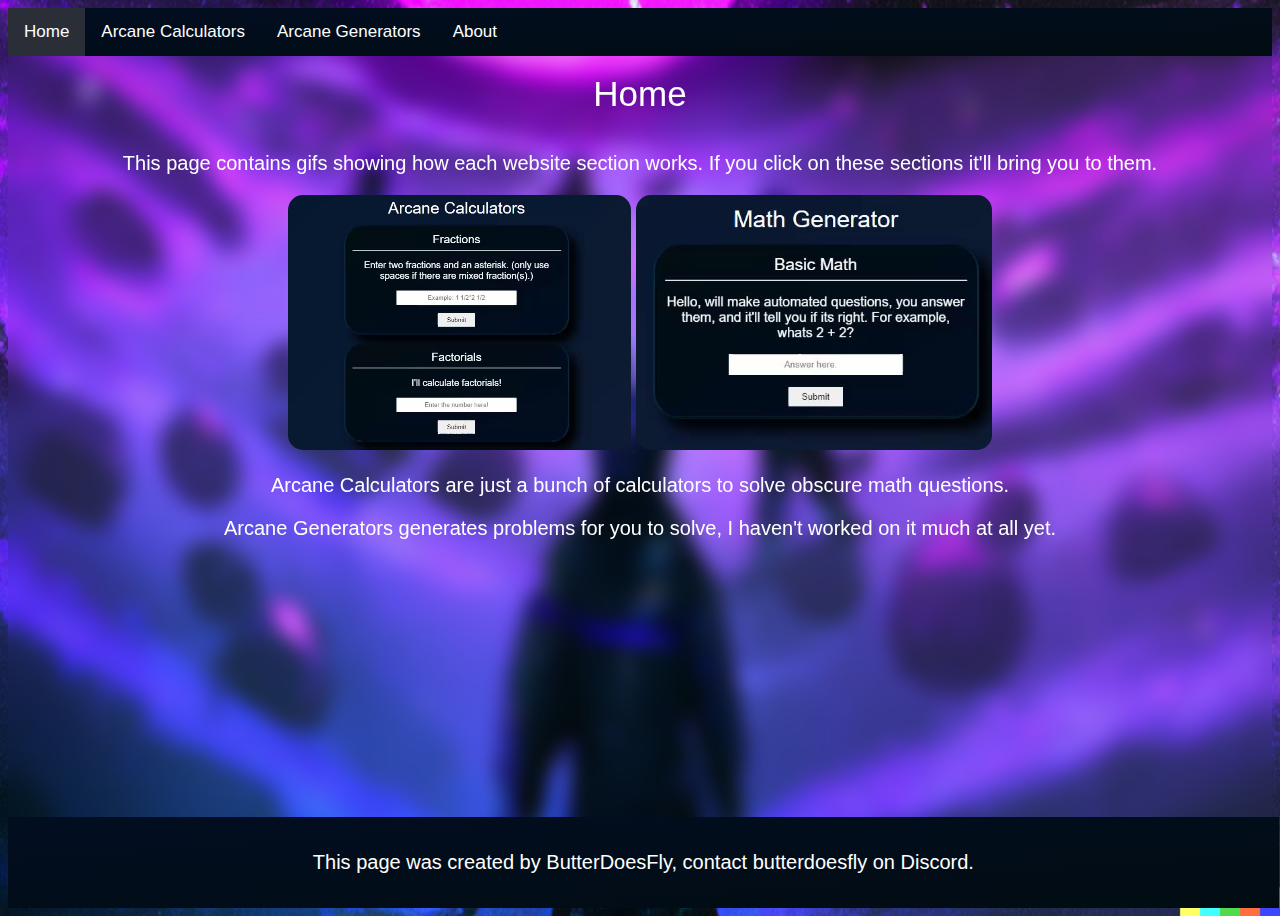
<file: index.html>
<!-- 
add icon to website
allow spaces next to * in fractions calculator
add games to secret games, and also games page that has math games, use framse for some of the secret ones. -->
<div id="TopBar" class="TopBar">
	<a class="Active">Home</a>
	<a href="Calculators.html">Arcane Calculators</a>
	<a href="MathGenerator.html">Arcane Generators</a>
	<a href="About.html">About</a>
</div>

<br>

<head>
	<link rel="stylesheet" href="main.css">
	<link rel="stylesheet" href="home.css">
	<title>Arcane Math - Home</title>
    <link rel="shortcut icon" href="/icon.png">
	<header id="Title">Home</header>
	<br>
</head>

<body class="Container" >
	<p>This page contains gifs showing how each website section works. If you click on these sections it'll bring you to them.</p>
	<a href="Calculators.html" onclick="Click();">
	<video class="clickable" height="255" loop autoplay>
		<source src="Calculator.mp4" type="video/mp4">
	</video>
	</a>
	<a href="MathGenerator.html" onclick="Click();">
	<video class="clickable" height="255" loop autoplay>
		<source src="Generator.mp4" type="video/mp4">
	</video>
	</a>
	<p>Arcane Calculators are just a bunch of calculators to solve obscure math questions.</p>
	<p>Arcane Generators generates problems for you to solve, I haven't worked on it much at all yet.</p>
	<br>

	<br>
	<footer>
		<p>This page was created by ButterDoesFly, contact butterdoesfly on Discord.</p>
	</footer>
</body>
</file>
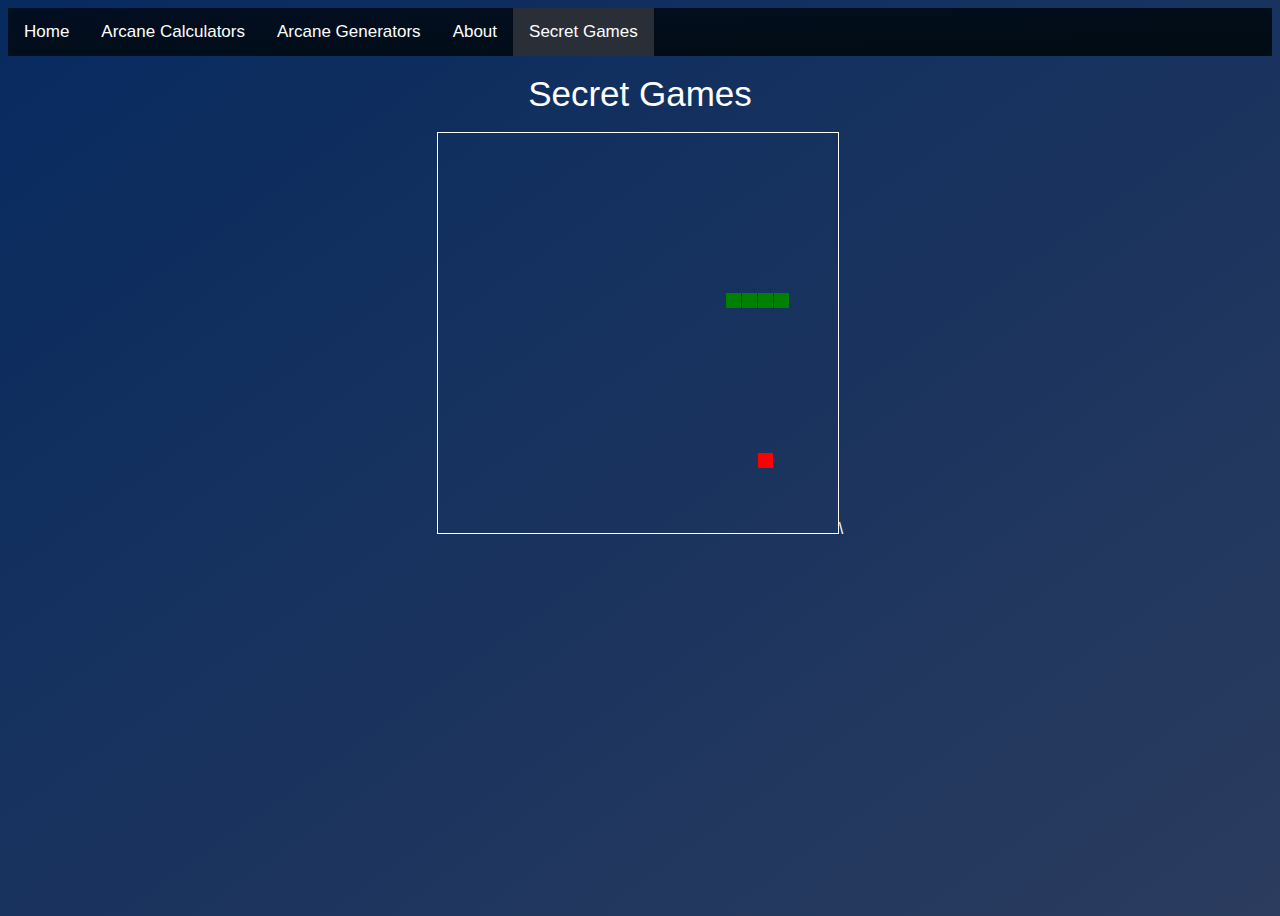
<file: advancedmath.html>
<div id="TopBar" class="TopBar">
	<a href="index.html">Home</a>
	<a href="Calculators.html">Arcane Calculators</a>
	<a href="MathGenerator.html">Arcane Generators</a>
	<a href="About.html">About</a>
    <a class="Active">Secret Games</a>
</div>

<br>

<head>
	<link rel="stylesheet" href="main.css">
	<title>MathStuff - Secret Games</title>
    <link rel="shortcut icon" href="/favicon.ico">
	<header id="Title">Secret Games</header>
	<br>
</head>

<body class="Container">

    <style>
        
    canvas {
        border: 1px solid white;
    }
    </style>

    <canvas width="400" height="400" id="game"></canvas>\

    <script>
    var canvas = document.getElementById('game');
    var context = canvas.getContext('2d');

    // the canvas width & height, snake x & y, and the apple x & y, all need to be a multiples of the grid size in order for collision detection to work
    // (e.g. 16 * 25 = 400)
    var grid = 16;
    var count = 0;

    var snake = {
    x: 160,
    y: 160,

    // snake velocity. moves one grid length every frame in either the x or y direction
    dx: grid,
    dy: 0,

    // keep track of all grids the snake body occupies
    cells: [],

    // length of the snake. grows when eating an apple
    maxCells: 4
    };
    var apple = {
    x: 320,
    y: 320
    };

    // get random whole numbers in a specific range
    // @see https://stackoverflow.com/a/1527820/2124254
    function getRandomInt(min, max) {
    return Math.floor(Math.random() * (max - min)) + min;
    }

    // game loop
    function loop() {
    requestAnimationFrame(loop);

    // slow game loop to 15 fps instead of 60 (60/15 = 4)
    if (++count < 4) {
        return;
    }

    count = 0;
    context.clearRect(0,0,canvas.width,canvas.height);

    // move snake by it's velocity
    snake.x += snake.dx;
    snake.y += snake.dy;

    // wrap snake position horizontally on edge of screen
    if (snake.x < 0) {
        snake.x = canvas.width - grid;
    }
    else if (snake.x >= canvas.width) {
        snake.x = 0;
    }

    // wrap snake position vertically on edge of screen
    if (snake.y < 0) {
        snake.y = canvas.height - grid;
    }
    else if (snake.y >= canvas.height) {
        snake.y = 0;
    }

    // keep track of where snake has been. front of the array is always the head
    snake.cells.unshift({x: snake.x, y: snake.y});

    // remove cells as we move away from them
    if (snake.cells.length > snake.maxCells) {
        snake.cells.pop();
    }

    // draw apple
    context.fillStyle = 'red';
    context.fillRect(apple.x, apple.y, grid-1, grid-1);

    // draw snake one cell at a time
    context.fillStyle = 'green';
    snake.cells.forEach(function(cell, index) {

        // drawing 1 px smaller than the grid creates a grid effect in the snake body so you can see how long it is
        context.fillRect(cell.x, cell.y, grid-1, grid-1);

        // snake ate apple
        if (cell.x === apple.x && cell.y === apple.y) {
        snake.maxCells++;

        // canvas is 400x400 which is 25x25 grids
        apple.x = getRandomInt(0, 25) * grid;
        apple.y = getRandomInt(0, 25) * grid;
        }

        // check collision with all cells after this one (modified bubble sort)
        for (var i = index + 1; i < snake.cells.length; i++) {

        // snake occupies same space as a body part. reset game
        if (cell.x === snake.cells[i].x && cell.y === snake.cells[i].y) {
            snake.x = 160;
            snake.y = 160;
            snake.cells = [];
            snake.maxCells = 4;
            snake.dx = grid;
            snake.dy = 0;

            apple.x = getRandomInt(0, 25) * grid;
            apple.y = getRandomInt(0, 25) * grid;
        }
        }
    });
    }

    // listen to keyboard events to move the snake
    document.addEventListener('keydown', function(e) {
    // prevent snake from backtracking on itself by checking that it's
    // not already moving on the same axis (pressing left while moving
    // left won't do anything, and pressing right while moving left
    // shouldn't let you collide with your own body)

    // left arrow key
    if (e.which === 37 && snake.dx === 0) {
        snake.dx = -grid;
        snake.dy = 0;
    }
    // up arrow key
    else if (e.which === 38 && snake.dy === 0) {
        snake.dy = -grid;
        snake.dx = 0;
    }
    // right arrow key
    else if (e.which === 39 && snake.dx === 0) {
        snake.dx = grid;
        snake.dy = 0;
    }
    // down arrow key
    else if (e.which === 40 && snake.dy === 0) {
        snake.dy = grid;
        snake.dx = 0;
    }
    });

    // start the game
    requestAnimationFrame(loop);
    </script>
</body>
</file>
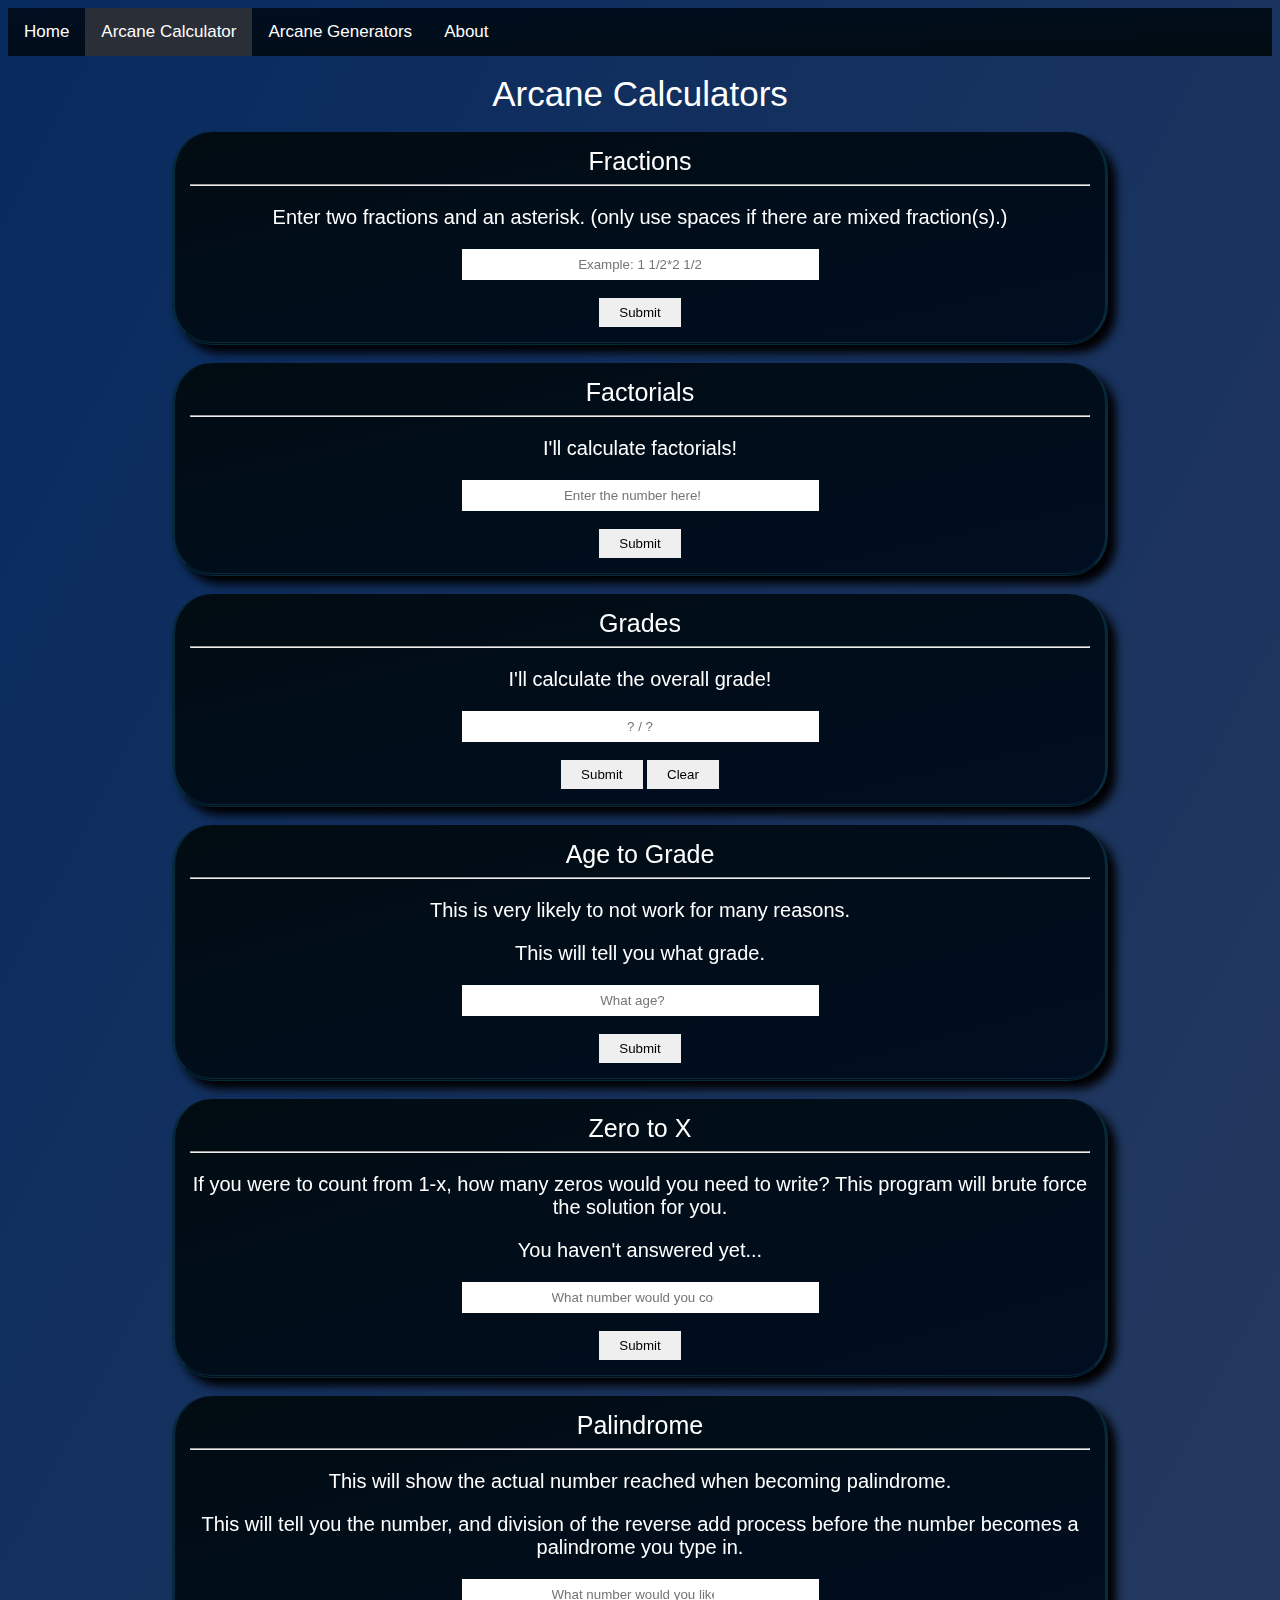
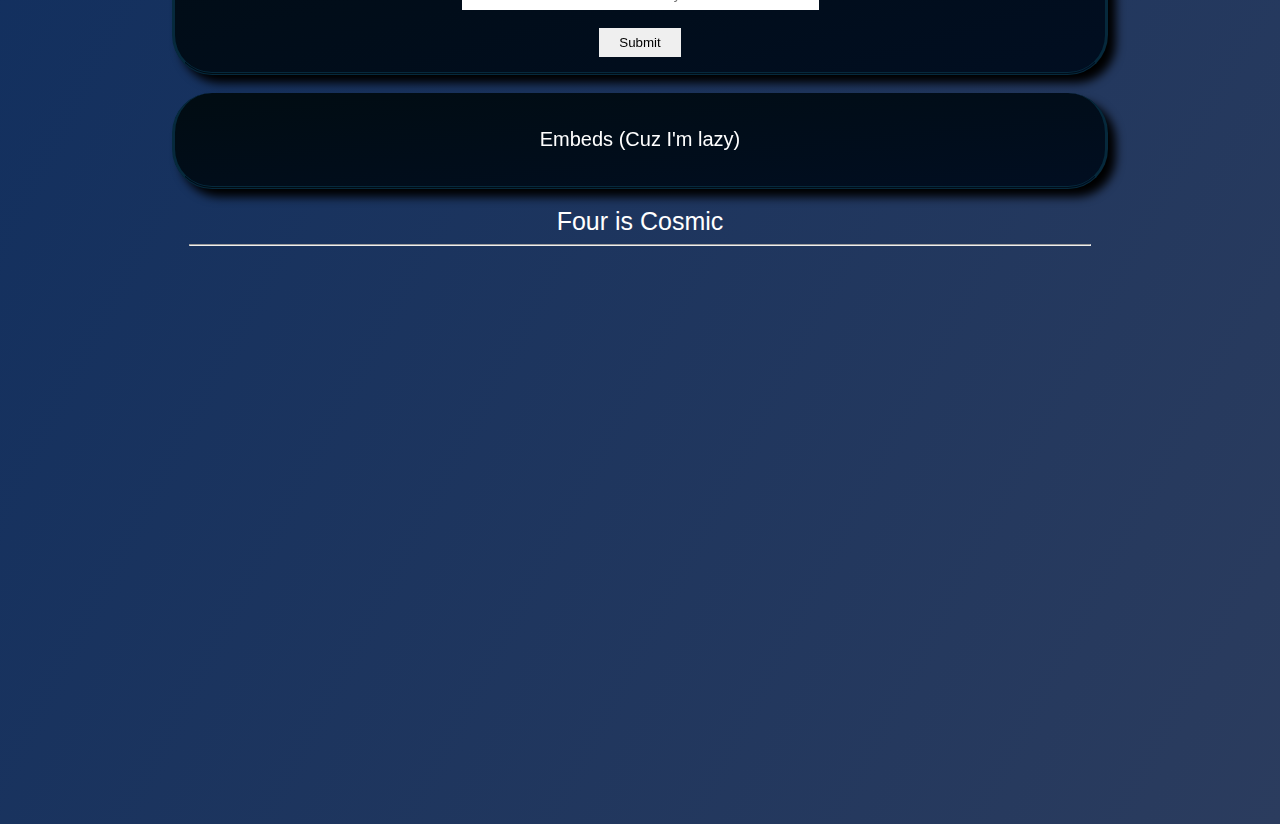
<file: Calculators.html>
<!DOCTYPE html>
<html>
	
<div id="TopBar" class="TopBar">
	<a href="index.html">Home</a>
	<a class="Active">Arcane Calculator</a>
	<a href="MathGenerator.html">Arcane Generators</a>
	<a href="About.html">About</a>
</div>
	
<br>
	
<head>
	<link rel="stylesheet" href="main.css">
	<link rel="stylesheet" href="calculator.css">
	<script src="calculator.js"></script>
	<title>Arcane Math - Calculators</title>
	<header id="Title">Arcane Calculators</header>
	<br>
</head>
	
<body class="Container">
	<div class="Contentwrap">
	<div class="Box" id="Fractions">
		<p1>Fractions</p1>
		<hr id="FractionLine">
		<p id="FractionAnswer">Enter two fractions and an asterisk. (only use spaces if there are mixed fraction(s).)</p>
		<input type="text" placeholder="Example: 1 1/2*2 1/2" id="FractionInput">
		<br>
		<input type="button" value="Submit" id="FractionButton" onclick="Fraction();">
	</div>
	<br>
	<div class="Box" id="Factorial">
		<p1>Factorials</p1>
		<hr id="FactLine">
		<p id="FactText">I'll calculate factorials!</p>
		<input type="number" id="FactNumber" placeholder="Enter the number here!">
		<br>
		<input type="button" value="Submit" onclick="FactSubmit()" id="FactSubmit">
	</div>
	<br>
	<div class="Box" id="Grade">
		<p1>Grades</p1>
		<hr id="GradeLine">
		<p id="GradeText">I'll calculate the overall grade!</p>
		<input type="text" id="GradeNumber" placeholder="? / ?">
		<br>
		<input type="button" value="Submit" onclick="GradeSubmit()" id="GradeSubmit">
		<input type="button" value="Clear" onclick="GradeClear()" id="GradeClear">
	</div>
	<br>
	<div class="Box" id="AgeToGrade">
		<p1>Age to Grade</p1>
		<hr id="AgeLine">
		<p id="AgeExplain">This is very likely to not work for many reasons.</p>
		<p id="AgeAnswer">This will tell you what grade.</p>
		<input type="number" id="AgeInput" placeholder="What age?">
		<br>
		<input type="button" value="Submit" onclick="Age()" id="AgeButton">
	</div>
	<br>
	<div class="Box" id="ZeroCalc">
		<p1>Zero to X</p1>
		<hr id="ZeroLine">
		<p id="ZeroCalcExplain">If you were to count from 1-x, how many zeros would you need to write? This program will
			brute
			force the solution for you.</p>
		<p id="ZeroCalcAnswer">You haven't answered yet...</p>
		<input id="ZeroCalcInput" type="number" placeholder="What number would you count up to?">
		<br>
		<input type="button" id="ZeroCalcButton" value="Submit" onclick="ZeroCalc()">
	</div>
	<br>
	<div class="Box" id="Palindrome">
		<p1>Palindrome</p1>
		<hr id="PalindromeLine">
		<p id="PalindromeExplain">This will show the actual number reached when becoming palindrome.</p>
		<p id="PalindromeAnswer">This will tell you the number, and division of the reverse add process before the number becomes a palindrome you type in.</p>
		<input type="number" id="PalindromeInput" placeholder="What number would you like to enter?" maxlength="10">
		<br>
		<input type="button" onclick="Palindrome()" value="Submit" id="PalindromeButton">
	</div>
    <br>
<!-- 	<div class="Box" id="Synthesis">
		<p1>Synthesis Division</p1>
		<hr id="SynthesisLine">
		<input type="num" style="position:absolute; left:30%; width: 4%; border-right-width: 2px; border-bottom-width: 2px; border-left-width: 0px; border-top-width: 0px; border-color:black;" id="divisor">
			<br>
			<div style="">
				<input type="number" id="0-0">
				<input type="number" id="0-1">
				<input type="number" id="0-2">
				<input type="number" id="0-3">
				<input type="number" id="0-4">
			</div>
			
			<br>
	
			<div>
				<p id="1-0">0</p>
				<p id="1-1">0</p>
				<p id="1-2">0</p>
				<p id="1-3">0</p>
				<p id="1-4">0</p>
			</div>
		
			<hr>
		
			<div>
				<p id="2-0">0</p>
				<p id="2-1">0</p>
				<p id="2-2">0</p>
				<p id="2-3">0</p>
				<p id="2-4">0</p>
			</div>
		<br>
		<input type="button" onclick="Synthesis()" value="Submit" id="SynthesisButton">
	</div> -->
    <div class="Box">
    <p>Embeds (Cuz I'm lazy)</p>
    </div>
    <br>
    <div>
		<p1>Four is Cosmic</p1>
        <hr width="900">
        <br>
        <iframe width="850" height="500" src="https://codehs.com/sandbox/id/4-is-cosmic-ayYyji/embed/?display_mode=default&show_file_tree=False" frameborder="0" allowfullscreen class="video-iframe"></iframe>
	</div>
	</div>
</body>
</file>
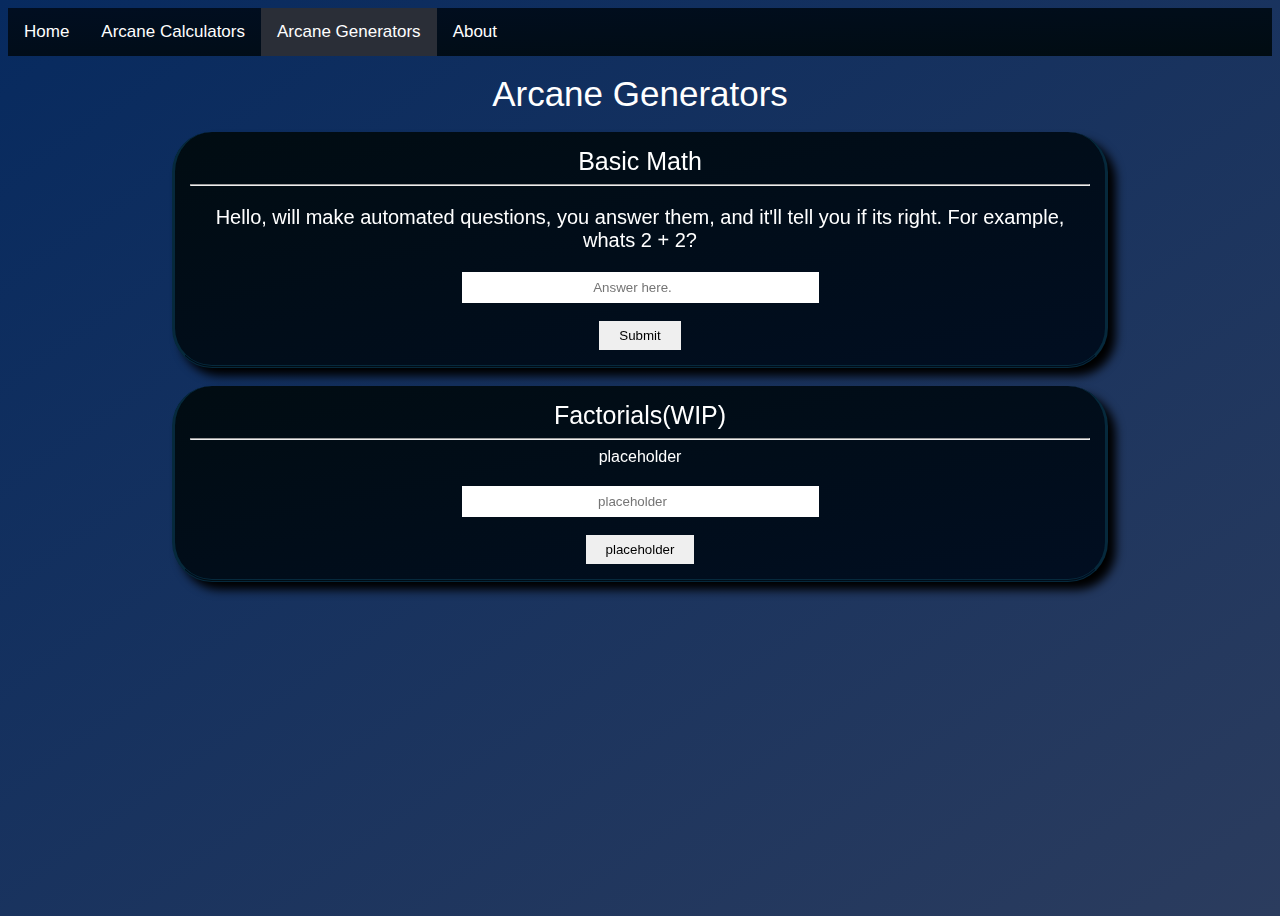
<file: MathGenerator.html>
<div id="TopBar" class="TopBar">
	<a href="index.html">Home</a>
	<a href="Calculators.html">Arcane Calculators</a>
	<a class="Active">Arcane Generators</a>
	<a href="About.html">About</a>
</div>

<br>

<head>
	<link rel="stylesheet" href="main.css">
	<script src="mathgenerator.js"></script>
	<title>Arcane Math - Generators</title>
	<header id="Title">Arcane Generators</header>
	<br>
</head>

<body class="Container">
	<div class="Box">
		<p1>Basic Math</p1>
		<hr>
		<p id="BMExplain">Hello, will make automated questions, you answer them, and it'll tell you if its right. For example, whats 2 + 2?</p>
		<p id="BMAnswer"> </p>
		<input type="number" placeholder="Answer here." id="BMInput">
		<br>
		<input type="button" value="Submit" onclick="BasicMath()" id="BMSubmit">
	</div>

    <br>

    <div class="Box">
		<p1>Factorials(WIP)</p1>
		<hr>
		<p">placeholder</p>
		<p> </p>
		<input type="number" placeholder="placeholder">
		<br>
		<input type="button" value="placeholder">
	</div>
</body>
</file>
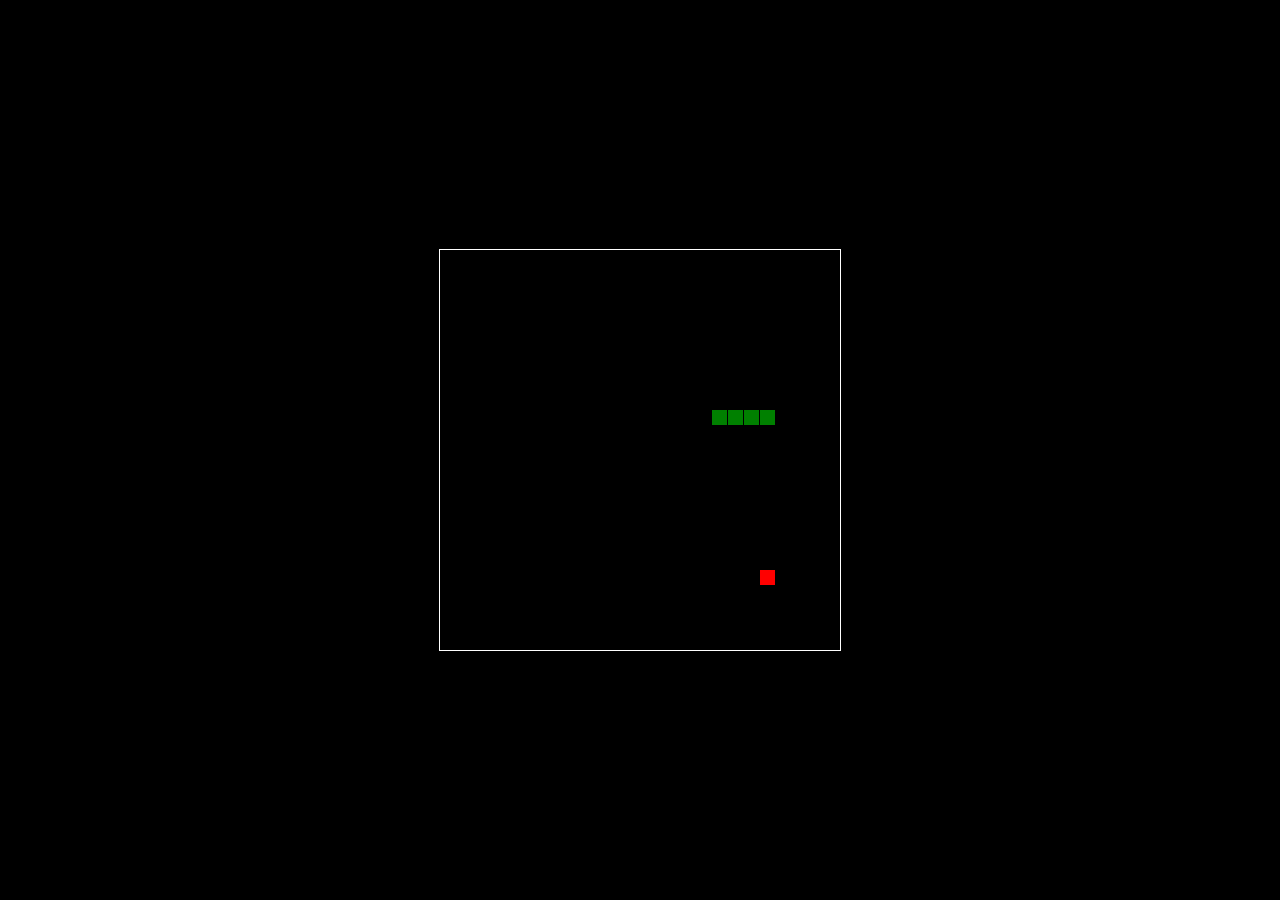
<file: natem.html>
<!DOCTYPE html>
<html>
<head>
  <title></title>
  <style>
  html, body {
    height: 100%;
    margin: 0;
  }

  body {
    background: black;
    display: flex;
    align-items: center;
    justify-content: center;
  }
  canvas {
    border: 1px solid white;
  }
  </style>
</head>
<body>
<canvas width="400" height="400" id="game"></canvas>
<script>
var canvas = document.getElementById('game');
var context = canvas.getContext('2d');

var grid = 16;
var count = 0;
  
var snake = {
  x: 160,
  y: 160,
  
  // snake velocity. moves one grid length every frame in either the x or y direction
  dx: grid,
  dy: 0,
  
  // keep track of all grids the snake body occupies
  cells: [],
  
  // length of the snake. grows when eating an apple
  maxCells: 4
};
var apple = {
  x: 320,
  y: 320
};

// get random whole numbers in a specific range
// @see https://stackoverflow.com/a/1527820/2124254
function getRandomInt(min, max) {
  return Math.floor(Math.random() * (max - min)) + min;
}

// game loop
function loop() {
  requestAnimationFrame(loop);

  // slow game loop to 15 fps instead of 60 (60/15 = 4)
  if (++count < 4) {
    return;
  }

  count = 0;
  context.clearRect(0,0,canvas.width,canvas.height);

  // move snake by it's velocity
  snake.x += snake.dx;
  snake.y += snake.dy;

  // wrap snake position horizontally on edge of screen
  if (snake.x < 0) {
    snake.x = canvas.width - grid;
  }
  else if (snake.x >= canvas.width) {
    snake.x = 0;
  }
  
  // wrap snake position vertically on edge of screen
  if (snake.y < 0) {
    snake.y = canvas.height - grid;
  }
  else if (snake.y >= canvas.height) {
    snake.y = 0;
  }

  // keep track of where snake has been. front of the array is always the head
  snake.cells.unshift({x: snake.x, y: snake.y});

  // remove cells as we move away from them
  if (snake.cells.length > snake.maxCells) {
    snake.cells.pop();
  }

  // draw apple
  context.fillStyle = 'red';
  context.fillRect(apple.x, apple.y, grid-1, grid-1);

  // draw snake one cell at a time
  context.fillStyle = 'green';
  snake.cells.forEach(function(cell, index) {
    
    // drawing 1 px smaller than the grid creates a grid effect in the snake body so you can see how long it is
    context.fillRect(cell.x, cell.y, grid-1, grid-1);  

    // snake ate apple
    if (cell.x === apple.x && cell.y === apple.y) {
      snake.maxCells++;

      // canvas is 400x400 which is 25x25 grids 
      apple.x = getRandomInt(0, 25) * grid;
      apple.y = getRandomInt(0, 25) * grid;
    }

    // check collision with all cells after this one (modified bubble sort)
    for (var i = index + 1; i < snake.cells.length; i++) {
      
      // snake occupies same space as a body part. reset game
      if (cell.x === snake.cells[i].x && cell.y === snake.cells[i].y) {
        snake.x = 160;
        snake.y = 160;
        snake.cells = [];
        snake.maxCells = 4;
        snake.dx = grid;
        snake.dy = 0;

        apple.x = getRandomInt(0, 25) * grid;
        apple.y = getRandomInt(0, 25) * grid;
      }
    }
  });
}

// listen to keyboard events to move the snake
document.addEventListener('keydown', function(e) {
  // prevent snake from backtracking on itself by checking that it's 
  // not already moving on the same axis (pressing left while moving
  // left won't do anything, and pressing right while moving left
  // shouldn't let you collide with your own body)
  
  // left arrow key
  if (e.which === 37 && snake.dx === 0) {
    snake.dx = -grid;
    snake.dy = 0;
  }
  // up arrow key
  else if (e.which === 38 && snake.dy === 0) {
    snake.dy = -grid;
    snake.dx = 0;
  }
  // right arrow key
  else if (e.which === 39 && snake.dx === 0) {
    snake.dx = grid;
    snake.dy = 0;
  }
  // down arrow key
  else if (e.which === 40 && snake.dy === 0) {
    snake.dy = grid;
    snake.dx = 0;
  }
});

// start the game
requestAnimationFrame(loop);
</script>
</body>
</html>
</file>
<file: main.css>
.TopBar {
	background: linear-gradient(to bottom right, #010e21, #010c12);
	overflow: hidden;
}

.TopBar a {
	color: white;
	font-size: 17px;
	float: left;
	text-decoration: none;
  text-align: center;
  padding: 14px 16px;
} 

.TopBar a.Active {
	background: #2a2e37;
} 

.TopBar a:hover {
	background-color: #31353f;
}

p, p1, body, #Title {
	color: white;
	font-family: "arial";
}

p:hover {
	color: #e8e8e8;
}

p {
	font-size: 20px;
}

p1 {
	font-size: 25px;
}

#Title {
	font-size: 35px;
}

.clickable {
	-webkit-transition-duration: 0.2s;
  -webkit-transition-property: transform;
	transition-property: transform;
	transition-duration: 0.2s;
}

.clickable:hover {
	cursor: pointer;
  -webkit-transform:scale(1.05,1.05) rotate(2deg);
	transform:scale(1.05,1.05) rotate(2deg);
}

.clickable:active {
	-webkit-transform:scale(0.8,0.8);
	transform:scale(0.8,0.8);
}

video {
	border-radius: 15px;
}

body {
	background: linear-gradient(to bottom right, #072a5f, #2b3c5e);
/* 	background: linear-gradient(to bottom right, #70479e, #3c2776); */
	font-family: "arial";
}

* {
	text-align: center;
}

.Container {
	position: relative;
  min-height: 100%;
}

.Contentwrap {
	padding-bottom: 2.5rem;
}

footer {
	background: linear-gradient(to bottom right, #010e21, #010c12);
	padding: 14px 16px;
	text-align: center;
	position:absolute;
	bottom: 0;
	width: 98%;  
}

input[type=button] {
	display: block;
	border: 0px;
	font-family: "arial";
	padding: 7px 20px;
	margin: auto;
	cursor: pointer;
  -webkit-transition-duration: 0.1s;
  -webkit-transition-property: transform;
	transition-property: transform;
	transition-duration: 0.1s;
}

input[type=button]:hover {
  -webkit-transform:scale(1.1,1.1) rotate(-3deg);
	transform:scale(1.1,1.1) rotate(-3deg);
}

input[type=button]:active {
	-webkit-transform:scale(0.8,0.8);
	transform:scale(0.8,0.8);
}

input[type=text] {
	padding: 8px 10%;
	border: 0px;
	font-family: "arial";
	display: block;
	margin: auto;
}

input[type=number] {
	padding: 8px 10%;
	border: 0px;
	font-family: "arial";
	display: block;
	margin: auto;
}

.Box {
background: linear-gradient(to bottom right, #010c12, #010e21);
	/* 	background: #34353d; */
	padding: 15px;
	max-width: 900px;
	margin: auto;
	border-radius: 40px;
	filter: drop-shadow(8px 8px 5px black);
	border-style: none solid double;
	border-color: #06293c
}
</file>
<file: home.css>
body {
	background-image: url("HomeBackground.png");
	background-size: 100% 200%;
	background-position: center bottom;
	backdrop-filter: blur(10px);
}
</file>
<file: calculator.css>
#GradeSubmit, #GradeClear {
	display: inline-block;
	border: 0px;
	font-family: "arial";
	padding: 7px 20px;
	margin: auto;
	cursor: pointer;
}
</file>
